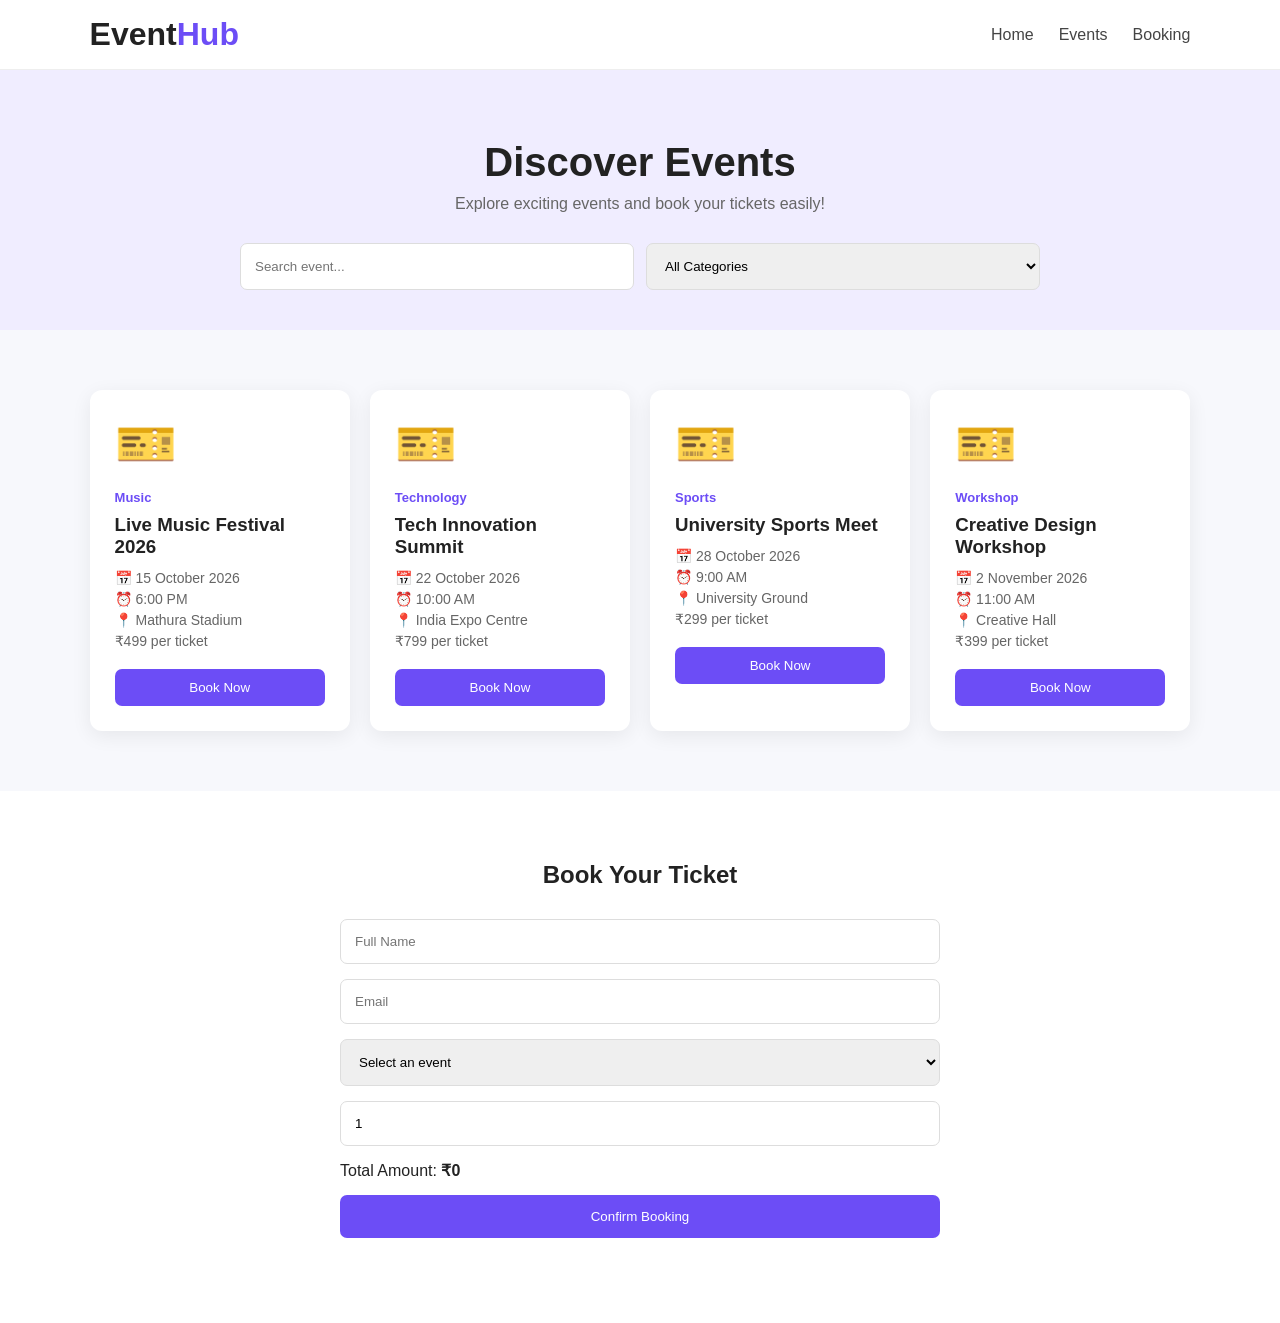
<file: events/events.html>
<!DOCTYPE html>
<html lang="en">
<head>
    <meta charset="UTF-8">
    <meta name="viewport" content="width=device-width, initial-scale=1.0">
    <title>EventHub - Events</title>
    <link rel="stylesheet" href="events.css">
</head>
<body>

    <header>
        <h1>Event<span>Hub</span></h1>

        <nav>
            <a href="#">Home</a>
            <a href="#events">Events</a>
            <a href="#booking">Booking</a>
        </nav>
    </header>

    <section class="top-section">
        <h2>Discover Events</h2>
        <p>Explore exciting events and book your tickets easily!</p>

        <div class="filters">
            <input
                type="text"
                id="search"
                placeholder="Search event..."
            >

            <select id="category">
                <option value="all">All Categories</option>
                <option value="Music">Music</option>
                <option value="Technology">Technology</option>
                <option value="Sports">Sports</option>
                <option value="Workshop">Workshop</option>
            </select>
        </div>
    </section>

    <main id="events">

        <div id="eventList" class="event-list"></div>

        <p id="noResult" class="no-result">
            No events found.
        </p>

    </main>

    <section id="booking" class="booking-section">

        <h2>Book Your Ticket</h2>

        <form id="bookingForm">

            <input
                type="text"
                id="bookingName"
                placeholder="Full Name"
            >

            <input
                type="email"
                id="bookingEmail"
                placeholder="Email"
            >

            <select id="eventSelect">
                <option value="">Select Event</option>
            </select>

            <input
                type="number"
                id="quantity"
                value="1"
                min="1"
                max="10"
            >

            <p>
                Total Amount:
                <strong id="total">₹0</strong>
            </p>

            <button type="submit">
                Confirm Booking
            </button>

            <p id="bookingMessage"></p>

        </form>

    </section>

    <script src="events.js"></script>

</body>
</html>
</file>
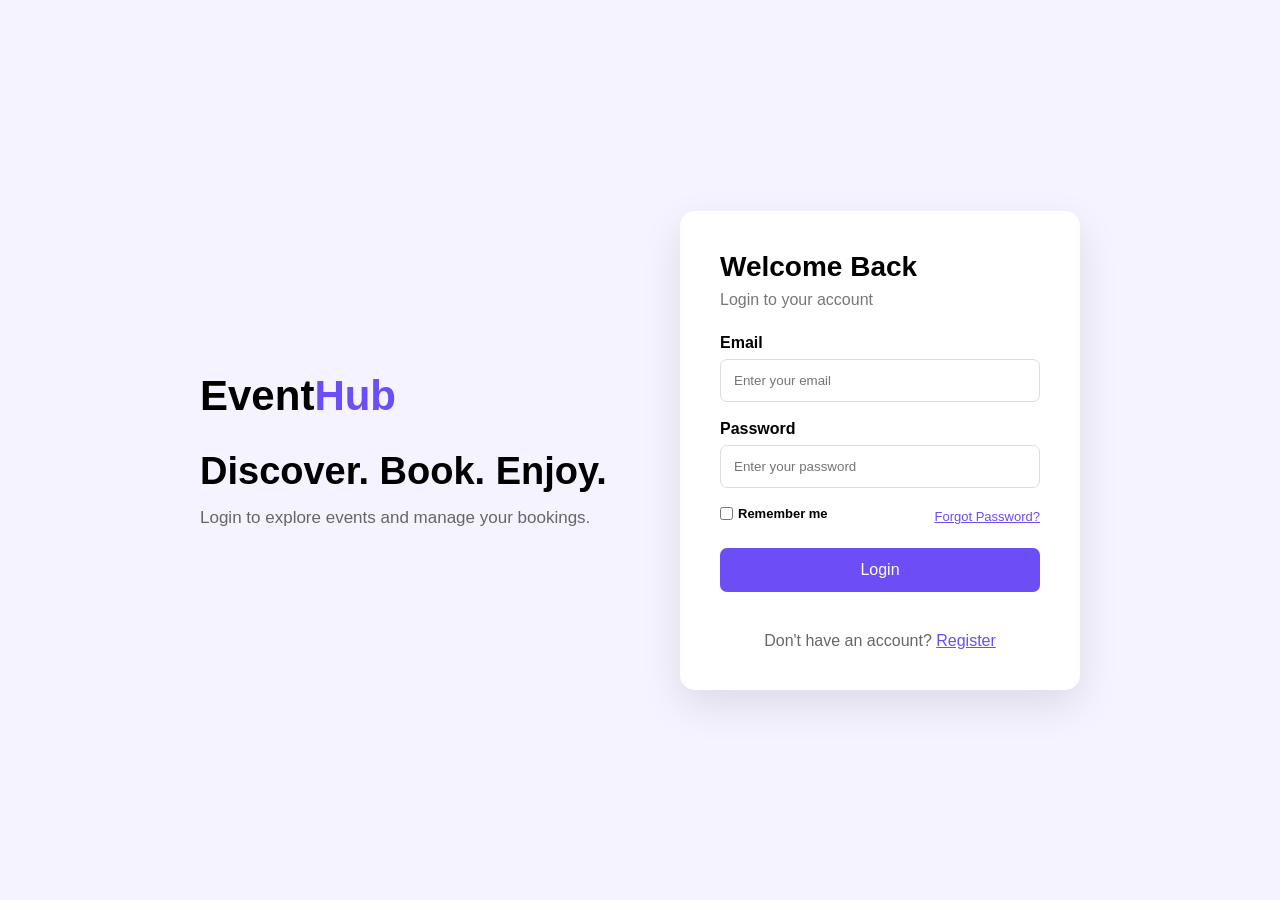
<file: authentication/login/login.html>
<!DOCTYPE html>
<html lang="en">
<head>
    <meta charset="UTF-8">
    <meta name="viewport" content="width=device-width, initial-scale=1.0">
    <title>EventHub - Login</title>
    <link rel="stylesheet" href="login.css">
</head>
<body>

    <div class="auth-container">

        <div class="auth-left">
            <h1>Event<span>Hub</span></h1>
            <h2>Discover. Book. Enjoy.</h2>
            <p>
                Login to explore events and manage your bookings.
            </p>
        </div>

        <div class="login-card">

            <h2>Welcome Back</h2>
            <p class="subtitle">Login to your account</p>

            <form id="loginForm">

                <label>Email</label>
                <input
                    type="email"
                    id="email"
                    placeholder="Enter your email"
                >

                <label>Password</label>
                <input
                    type="password"
                    id="password"
                    placeholder="Enter your password"
                >

                <div class="options">
                    <label>
                        <input type="checkbox" id="remember">
                        Remember me
                    </label>

                    <a href="#">Forgot Password?</a>
                </div>

                <button type="submit">Login</button>

                <p id="loginMessage"></p>

            </form>

            <p class="register-text">
                Don't have an account?
                <a href="#">Register</a>
            </p>

        </div>

    </div>

    <script src="login.js"></script>

</body>
</html>
</file>
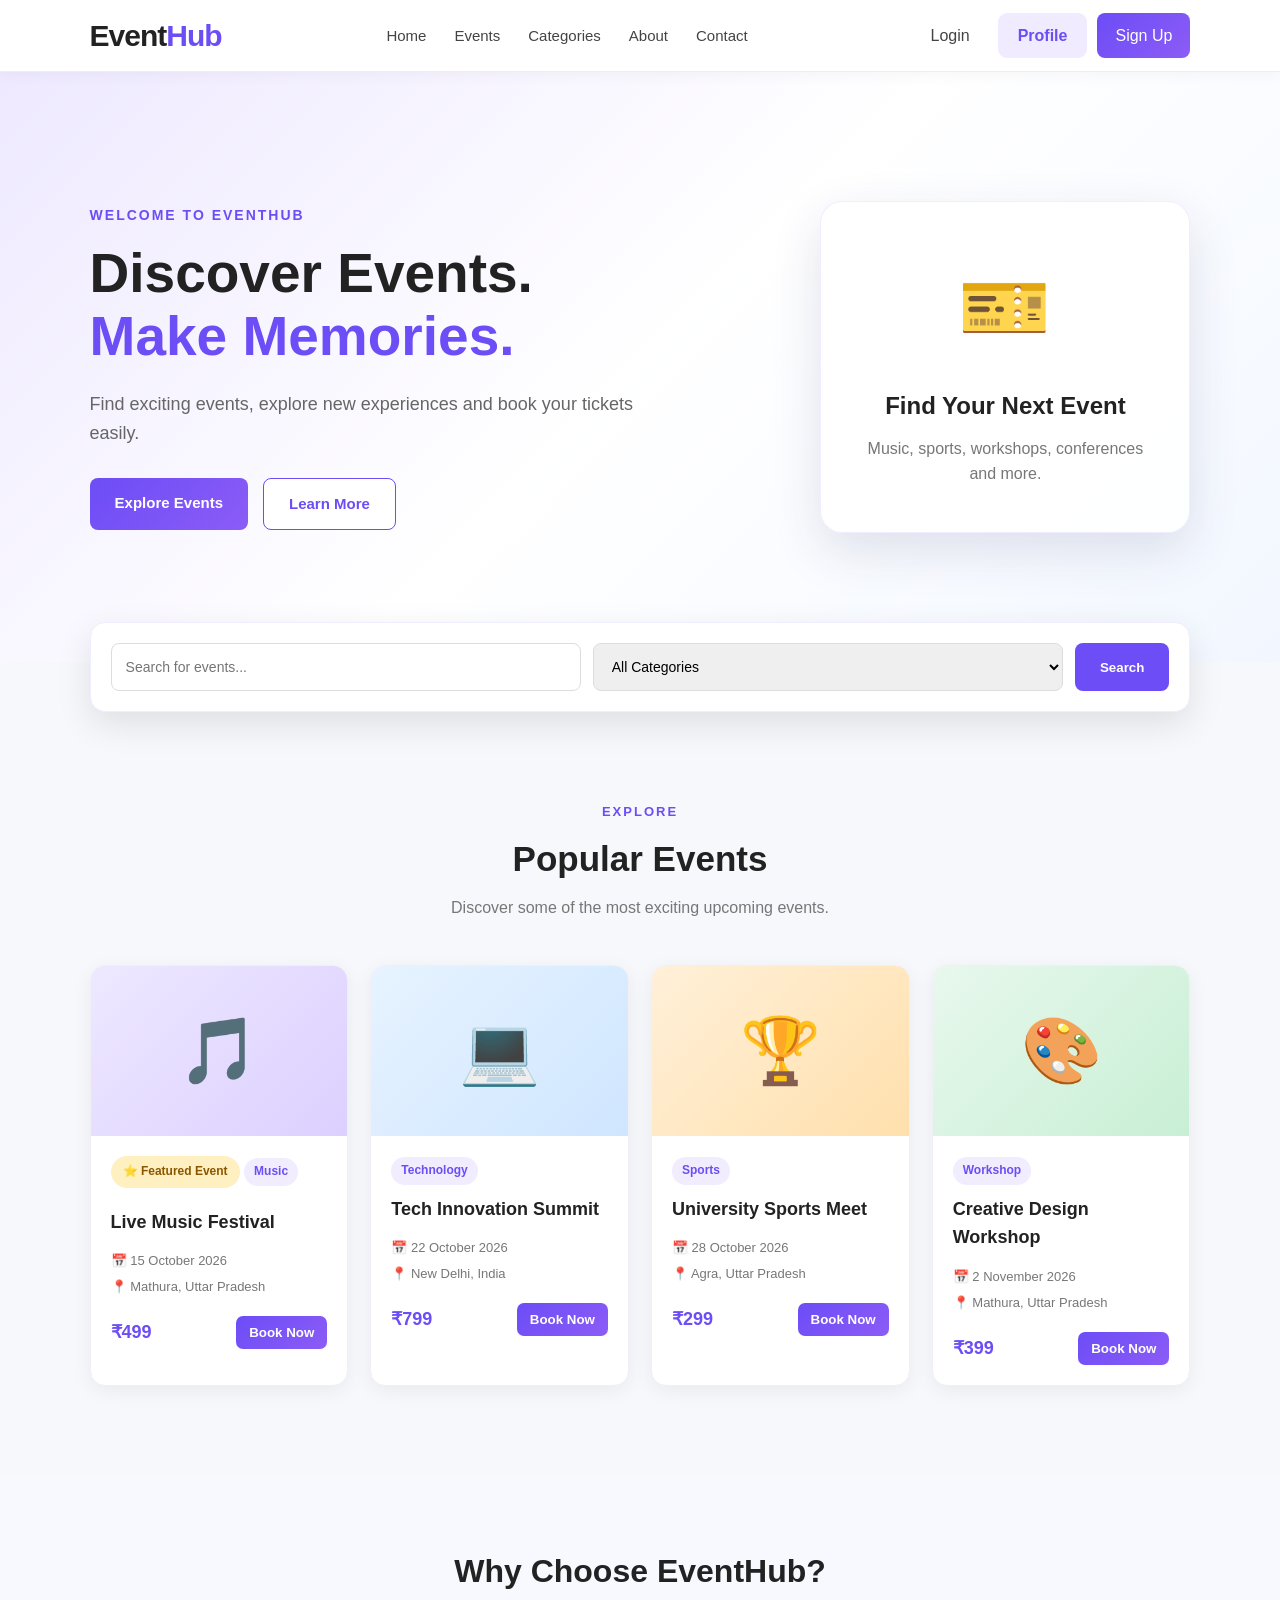
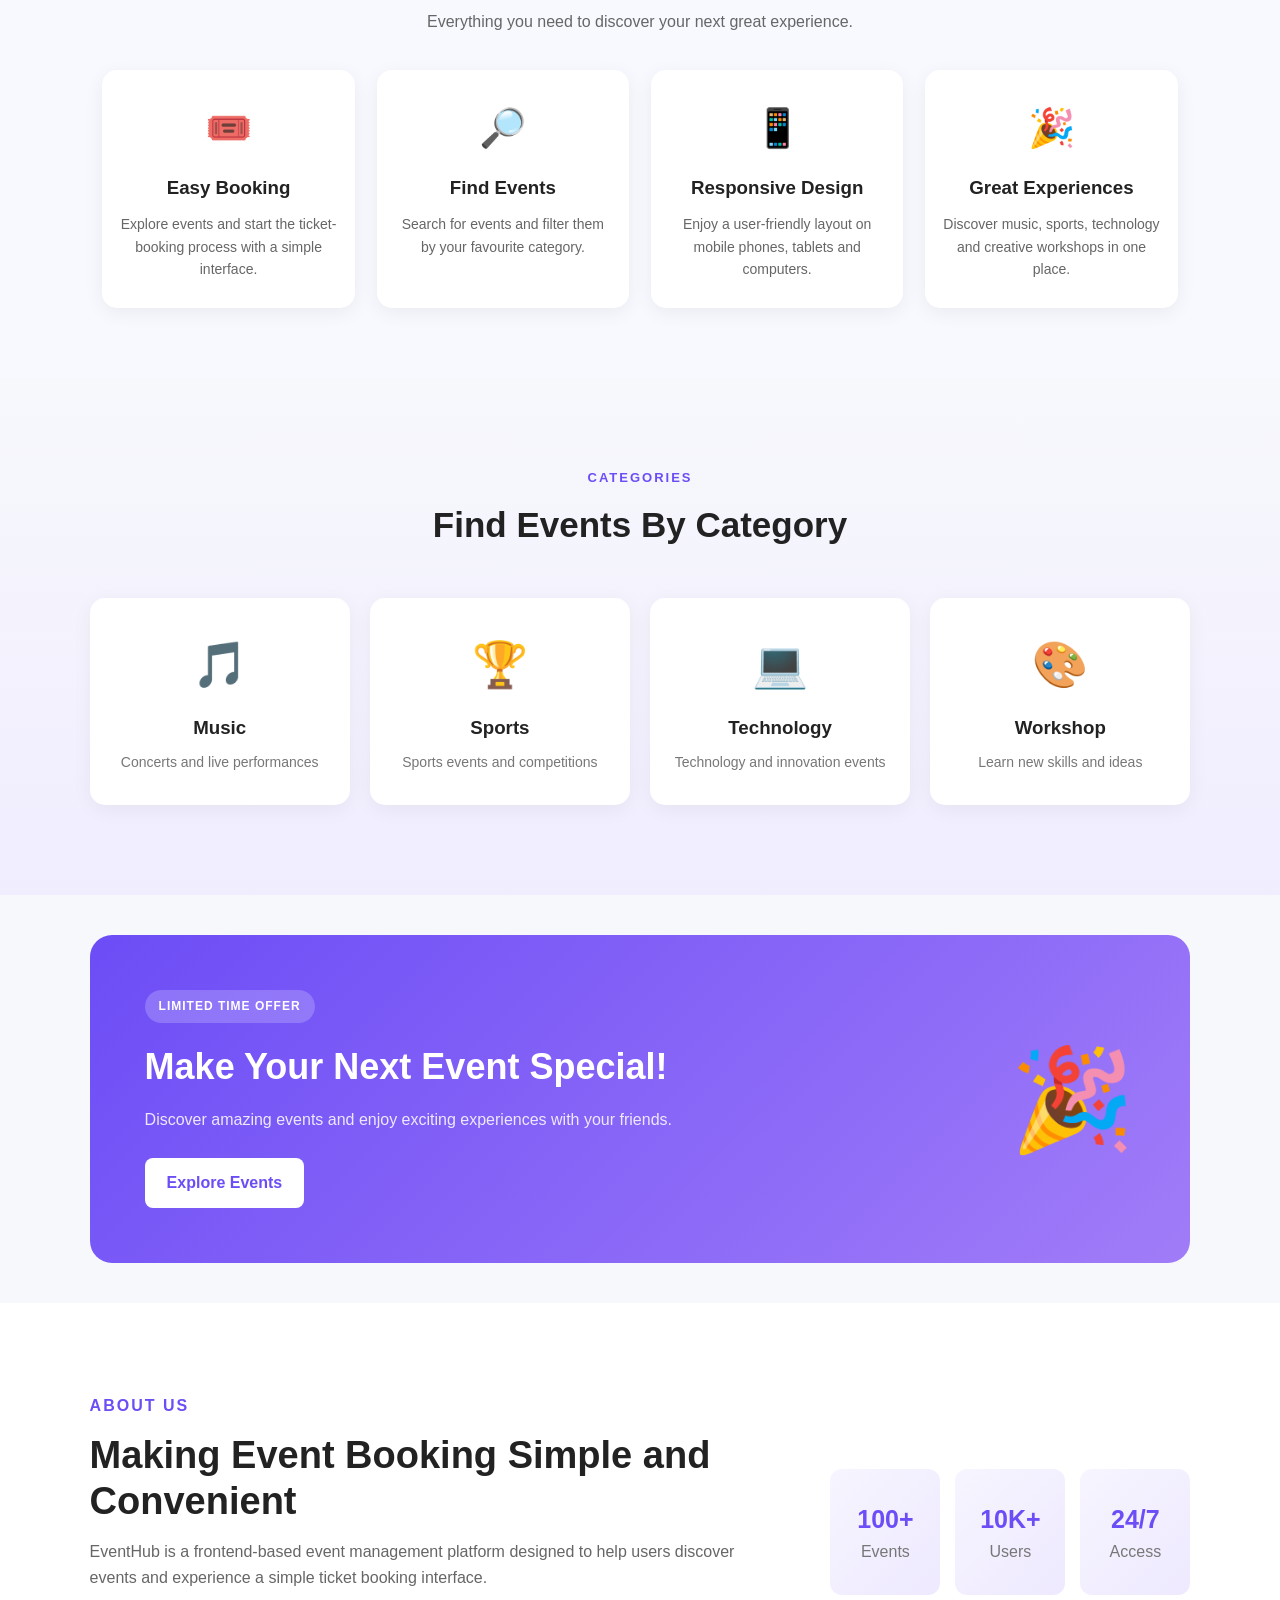
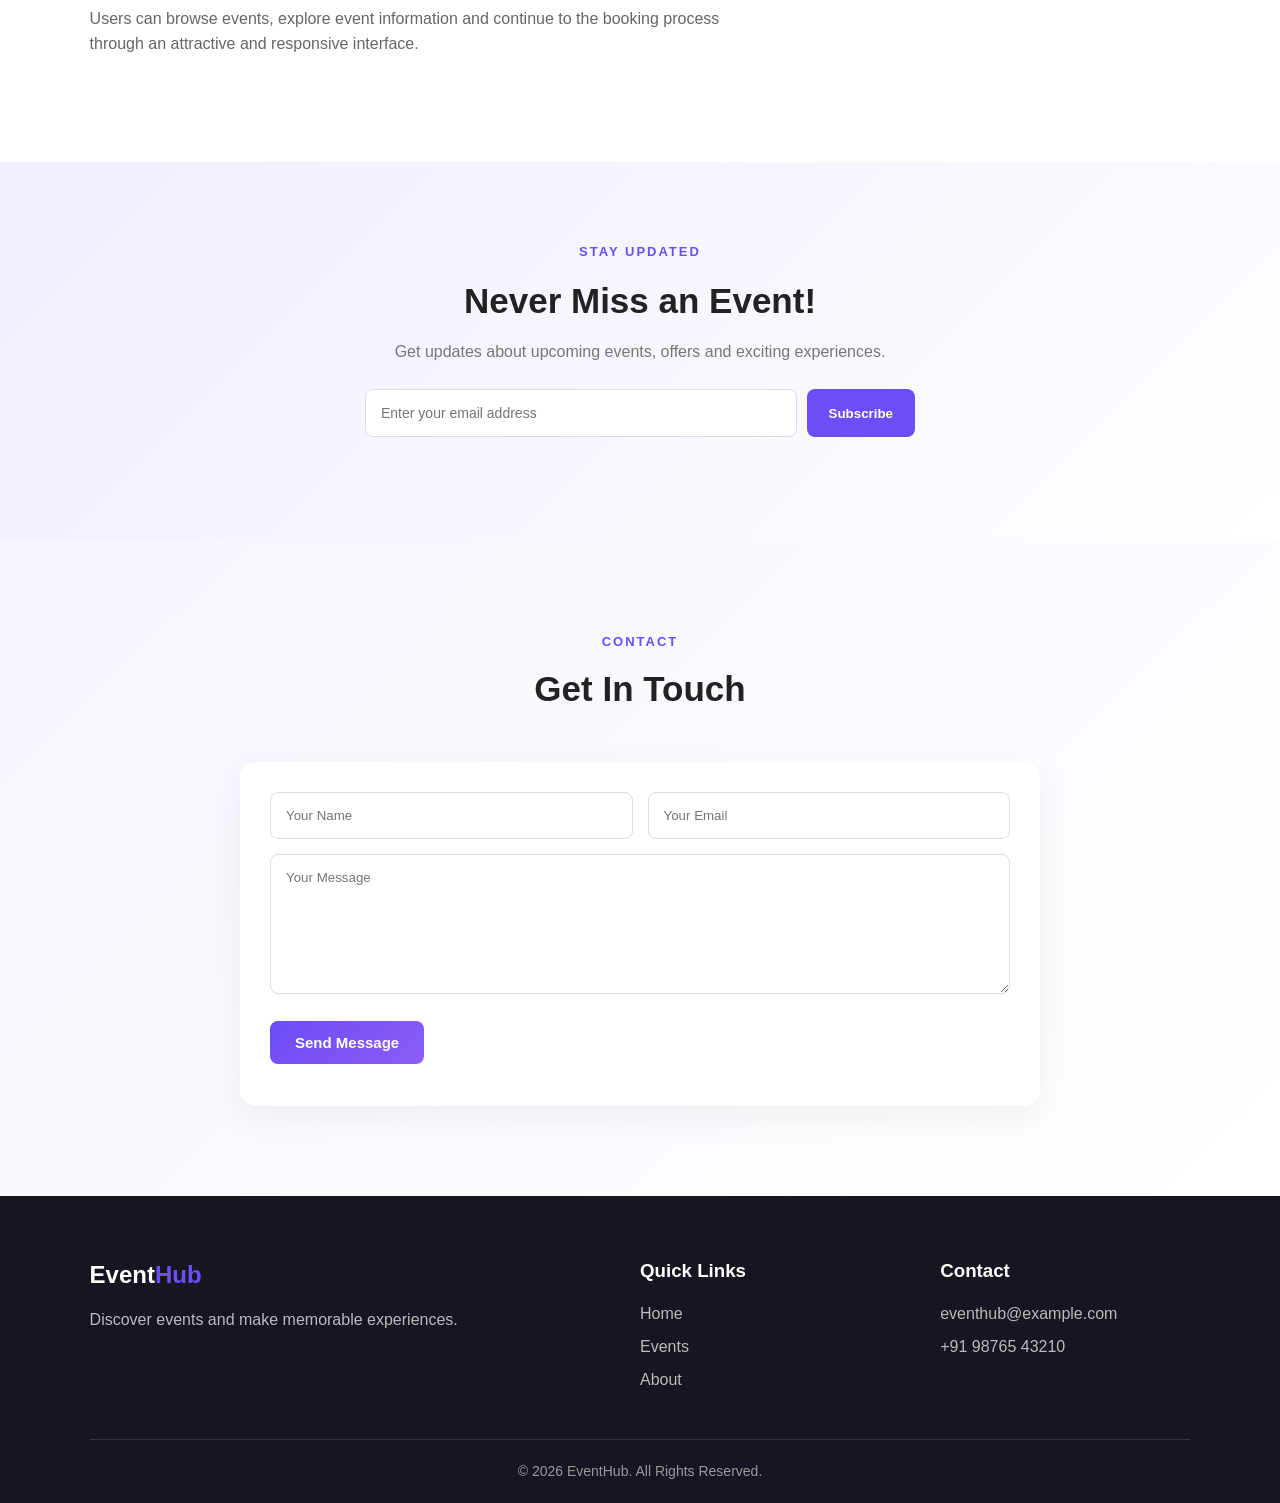
<file: frontend/home/home.html>
<!DOCTYPE html>
<html lang="en">
<head>
    <meta charset="UTF-8">
    <meta name="viewport" content="width=device-width, initial-scale=1.0">
    <title>EventHub - Event Management</title>
    <link rel="stylesheet" href="home.css">
</head>
<body>

    <header class="navbar">
        <a href="#home" class="logo">Event<span>Hub</span></a>

        <nav id="navMenu">
            <a href="#home">Home</a>
            <a href="#events">Events</a>
            <a href="#categories">Categories</a>
            <a href="#about">About</a>
            <a href="#contact">Contact</a>
        </nav>

        <div class="nav-buttons">
            <a href="../../authentication/login/login.html" class="login-btn">Login</a>
            <a href="../../profile/user/profile.html" class="profile-btn">Profile</a>
            <a href="../../authentication/signup/signup.html" class="signup-btn">Sign Up</a>
        </div>

        <button class="menu-btn" id="menuBtn" aria-label="Open menu">☰</button>
    </header>

    <main>

        <section class="hero" id="home">
            <div class="hero-content">
                <p class="hero-small">WELCOME TO EVENTHUB</p>

                <h1>Discover Events.<span>Make Memories.</span></h1>

                <p class="hero-text">
                    Find exciting events, explore new experiences
                    and book your tickets easily.
                </p>

                <div class="hero-buttons">
                    <a href="#events" class="primary-btn">Explore Events</a>
                    <a href="#about" class="secondary-btn">Learn More</a>
                </div>
            </div>

            <div class="hero-card">
                <div class="hero-icon">🎫</div>
                <h2>Find Your Next Event</h2>
                <p>Music, sports, workshops, conferences and more.</p>
            </div>
        </section>

        <section class="search-section">
            <div class="search-box">
                <input
                    type="text"
                    id="searchInput"
                    placeholder="Search for events..."
                >

                <select id="categorySelect">
                    <option value="all">All Categories</option>
                    <option value="music">Music</option>
                    <option value="sports">Sports</option>
                    <option value="technology">Technology</option>
                    <option value="workshop">Workshop</option>
                </select>

                <button id="searchBtn">Search</button>
            </div>
        </section>

        <section class="events-section" id="events">
            <div class="section-heading">
                <p>EXPLORE</p>
                <h2>Popular Events</h2>
                <span>Discover some of the most exciting upcoming events.</span>
            </div>

            <div class="event-grid" id="eventGrid">

                <div class="event-card" data-category="music">
                    <div class="event-image music-image">🎵</div>

                    <div class="event-content">
                        <span class="featured-badge">⭐ Featured Event</span>
                        <span class="event-category">Music</span>

                        <h3>Live Music Festival</h3>

                        <p class="event-date">📅 15 October 2026</p>
                        <p class="event-location">📍 Mathura, Uttar Pradesh</p>

                        <div class="event-bottom">
                            <strong>₹499</strong>
                            <button class="book-btn">Book Now</button>
                        </div>
                    </div>
                </div>

                <div class="event-card" data-category="technology">
                    <div class="event-image tech-image">💻</div>

                    <div class="event-content">
                        <span class="event-category">Technology</span>

                        <h3>Tech Innovation Summit</h3>

                        <p class="event-date">📅 22 October 2026</p>
                        <p class="event-location">📍 New Delhi, India</p>

                        <div class="event-bottom">
                            <strong>₹799</strong>
                            <button class="book-btn">Book Now</button>
                        </div>
                    </div>
                </div>

                <div class="event-card" data-category="sports">
                    <div class="event-image sports-image">🏆</div>

                    <div class="event-content">
                        <span class="event-category">Sports</span>

                        <h3>University Sports Meet</h3>

                        <p class="event-date">📅 28 October 2026</p>
                        <p class="event-location">📍 Agra, Uttar Pradesh</p>

                        <div class="event-bottom">
                            <strong>₹299</strong>
                            <button class="book-btn">Book Now</button>
                        </div>
                    </div>
                </div>

                <div class="event-card" data-category="workshop">
                    <div class="event-image workshop-image">🎨</div>

                    <div class="event-content">
                        <span class="event-category">Workshop</span>

                        <h3>Creative Design Workshop</h3>

                        <p class="event-date">📅 2 November 2026</p>
                        <p class="event-location">📍 Mathura, Uttar Pradesh</p>

                        <div class="event-bottom">
                            <strong>₹399</strong>
                            <button class="book-btn">Book Now</button>
                        </div>
                    </div>
                </div>

            </div>

            <p id="noEvents" class="no-events">No events found.</p>
        </section>

        <section class="benefits-section" id="benefits">
            <h2>Why Choose EventHub?</h2>

            <p class="benefits-intro">
                Everything you need to discover your next great experience.
            </p>

            <div class="benefits-grid">

                <div class="benefit-card">
                    <div class="benefit-icon">🎟️</div>
                    <h3>Easy Booking</h3>
                    <p>Explore events and start the ticket-booking process with a simple interface.</p>
                </div>

                <div class="benefit-card">
                    <div class="benefit-icon">🔎</div>
                    <h3>Find Events</h3>
                    <p>Search for events and filter them by your favourite category.</p>
                </div>

                <div class="benefit-card">
                    <div class="benefit-icon">📱</div>
                    <h3>Responsive Design</h3>
                    <p>Enjoy a user-friendly layout on mobile phones, tablets and computers.</p>
                </div>

                <div class="benefit-card">
                    <div class="benefit-icon">🎉</div>
                    <h3>Great Experiences</h3>
                    <p>Discover music, sports, technology and creative workshops in one place.</p>
                </div>

            </div>
        </section>

        <section class="categories" id="categories">
            <div class="section-heading">
                <p>CATEGORIES</p>
                <h2>Find Events By Category</h2>
            </div>

            <div class="category-grid">

                <div class="category-card">
                    <div>🎵</div>
                    <h3>Music</h3>
                    <p>Concerts and live performances</p>
                </div>

                <div class="category-card">
                    <div>🏆</div>
                    <h3>Sports</h3>
                    <p>Sports events and competitions</p>
                </div>

                <div class="category-card">
                    <div>💻</div>
                    <h3>Technology</h3>
                    <p>Technology and innovation events</p>
                </div>

                <div class="category-card">
                    <div>🎨</div>
                    <h3>Workshop</h3>
                    <p>Learn new skills and ideas</p>
                </div>

            </div>
        </section>

        <section class="offer-section">
            <div class="offer-content">
                <span class="offer-tag">LIMITED TIME OFFER</span>
                <h2>Make Your Next Event Special!</h2>
                <p>Discover amazing events and enjoy exciting experiences with your friends.</p>
                <a href="#events" class="offer-btn">Explore Events</a>
            </div>

            <div class="offer-icon">🎉</div>
        </section>

        <section class="about-section" id="about">
            <div class="about-content">
                <p>ABOUT US</p>

                <h2>Making Event Booking Simple and Convenient</h2>

                <p>
                    EventHub is a frontend-based event management platform
                    designed to help users discover events and experience
                    a simple ticket booking interface.
                </p>

                <p>
                    Users can browse events, explore event information
                    and continue to the booking process through an
                    attractive and responsive interface.
                </p>
            </div>

            <div class="about-box">

                <div class="about-stat">
                    <strong>100+</strong>
                    <span>Events</span>
                </div>

                <div class="about-stat">
                    <strong>10K+</strong>
                    <span>Users</span>
                </div>

                <div class="about-stat">
                    <strong>24/7</strong>
                    <span>Access</span>
                </div>

            </div>
        </section>

        <section class="newsletter-section">
            <div class="newsletter-content">
                <p class="newsletter-label">STAY UPDATED</p>

                <h2>Never Miss an Event!</h2>

                <p>
                    Get updates about upcoming events, offers and exciting experiences.
                </p>

                <form class="newsletter-form" id="newsletterForm">
                    <input
                        type="email"
                        placeholder="Enter your email address"
                        required
                    >

                    <button type="submit">Subscribe</button>
                </form>

                <p id="newsletterMessage"></p>
            </div>
        </section>

        <section class="contact-section" id="contact">
            <div class="section-heading">
                <p>CONTACT</p>
                <h2>Get In Touch</h2>
            </div>

            <form class="contact-form" id="contactForm">

                <div class="form-row">
                    <input
                        type="text"
                        id="name"
                        placeholder="Your Name"
                        required
                    >

                    <input
                        type="email"
                        id="email"
                        placeholder="Your Email"
                        required
                    >
                </div>

                <textarea
                    id="message"
                    placeholder="Your Message"
                    required
                ></textarea>

                <button type="submit" class="primary-btn">
                    Send Message
                </button>

                <p id="formMessage"></p>
            </form>
        </section>

    </main>

    <footer>
        <div class="footer-content">

            <div>
                <h2>Event<span>Hub</span></h2>
                <p>Discover events and make memorable experiences.</p>
            </div>

            <div>
                <h3>Quick Links</h3>
                <a href="#home">Home</a>
                <a href="#events">Events</a>
                <a href="#about">About</a>
            </div>

            <div>
                <h3>Contact</h3>
                <p>eventhub@example.com</p>
                <p>+91 98765 43210</p>
            </div>

        </div>

        <div class="copyright">
            © 2026 EventHub. All Rights Reserved.
        </div>
    </footer>

    <!-- Booking Success Modal -->

    <div class="modal-overlay" id="bookingModal">

        <div class="booking-modal">

            <button class="modal-close" id="closeModal" aria-label="Close">
                &times;
            </button>

            <div class="modal-decoration decoration-one"></div>
            <div class="modal-decoration decoration-two"></div>

            <div class="success-animation">
                <div class="success-circle">
                    <span>✓</span>
                </div>

                <i class="confetti confetti-one"></i>
                <i class="confetti confetti-two"></i>
                <i class="confetti confetti-three"></i>
                <i class="confetti confetti-four"></i>
                <i class="confetti confetti-five"></i>
                <i class="confetti confetti-six"></i>
            </div>

            <div class="modal-ticket">🎟️</div>

            <div class="modal-heading">
                <p class="modal-label">EVENTHUB BOOKING</p>

                <h2>Great Choice!</h2>

                <p class="modal-description">
                    You have selected an amazing event.
                </p>
            </div>

            <div class="selected-event">
                <p>You selected:</p>
                <h3 id="modalEventName">Event Name</h3>
            </div>

            <div class="event-information">

                <div class="information-item">
                    <span>📅</span>
                    <p id="modalEventDate">Event Date</p>
                </div>

                <div class="information-divider"></div>

                <div class="information-item">
                    <span>📍</span>
                    <p id="modalEventLocation">Event Location</p>
                </div>

            </div>

            <div class="booking-notice">
                <span>🎟️</span>
                <p>Booking feature is coming soon!</p>
            </div>

            <button class="modal-ok-btn" id="okModal">
                OK <span>›</span>
            </button>

            <p class="modal-footer-text">
                Thank you for choosing EventHub!
            </p>

        </div>

    </div>

    <script src="home.js"></script>

</body>
</html>
</file>
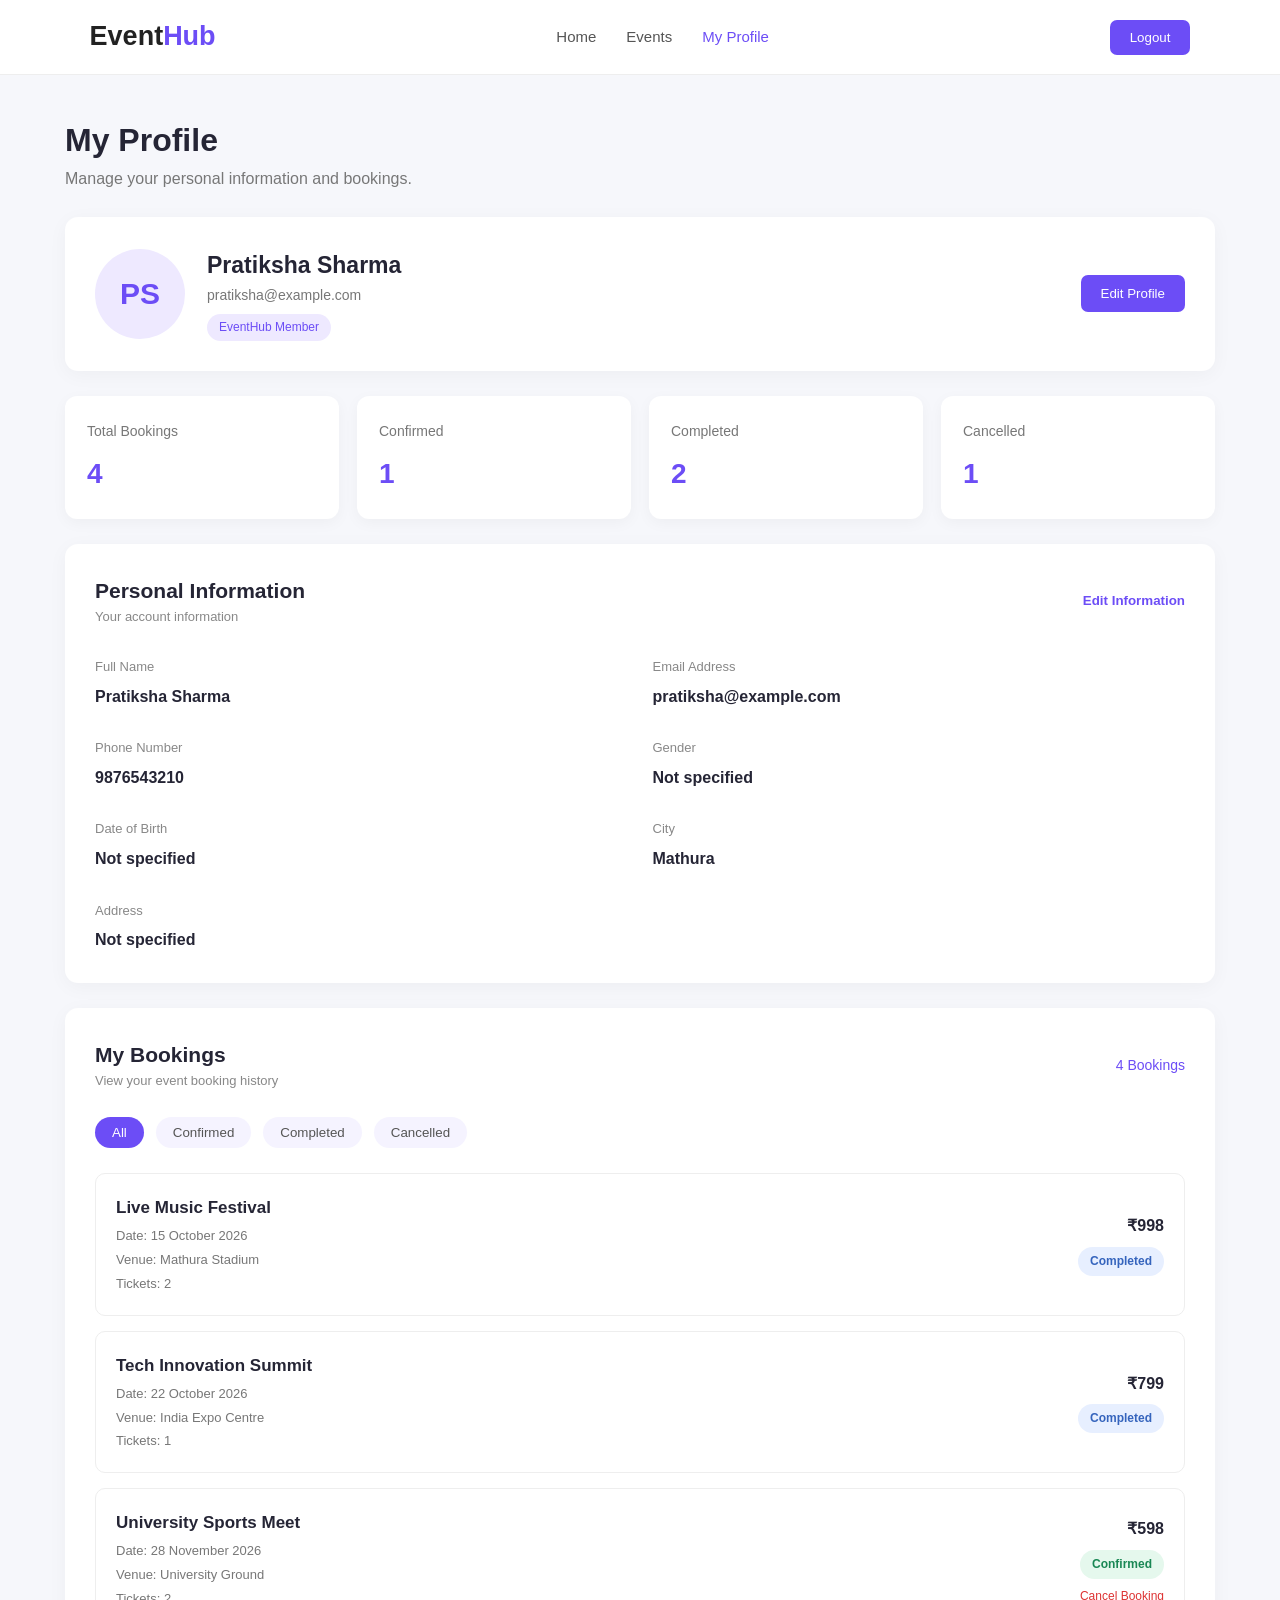
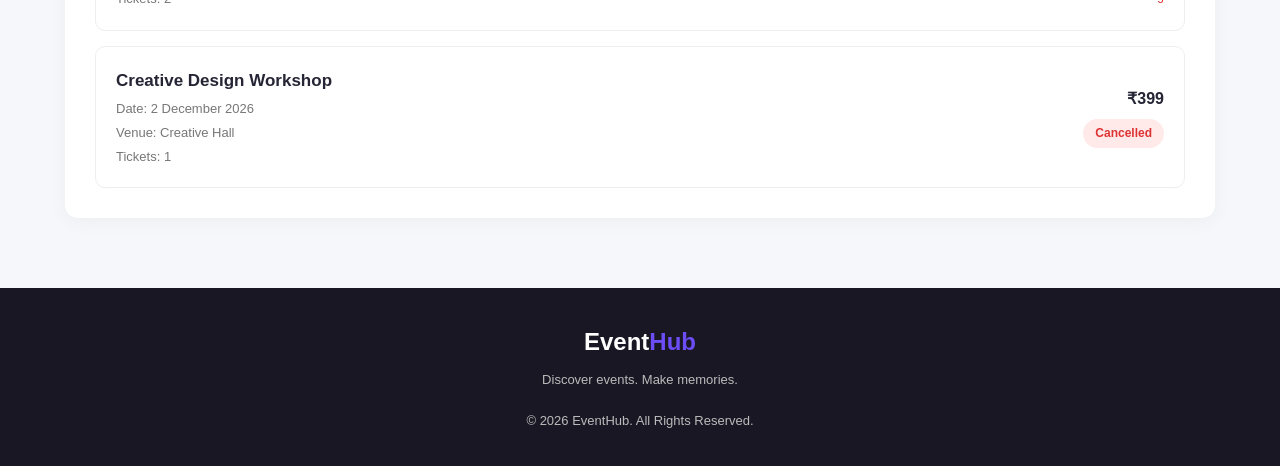
<file: profile/user/profile.html>
<!DOCTYPE html>
<html lang="en">

<head>
    <meta charset="UTF-8">
    <meta name="viewport" content="width=device-width, initial-scale=1.0">

    <title>EventHub | My Profile</title>

    <link rel="stylesheet" href="profile.css">
</head>

<body>

    <header class="navbar">

        <a href="../../frontend/home/home.html" class="logo">
            Event<span>Hub</span>
        </a>

        <nav class="nav-links">
            <a href="../../frontend/home/home.html">Home</a>
            <a href="../../events/events.html">Events</a>
            <a href="profile.html" class="active">My Profile</a>
        </nav>

        <button class="logout-btn" id="logoutBtn">
            Logout
        </button>

    </header>


    <main class="dashboard">

        <div class="page-heading">
            <div>
                <h1>My Profile</h1>
                <p>Manage your personal information and bookings.</p>
            </div>
        </div>


        <section class="profile-overview">

            <div class="avatar" id="profileAvatar">
                PG
            </div>

            <div class="profile-intro">

                <h2 id="displayName">Pratiksha Sharma</h2>

                <p id="displayEmail">
                    pratiksha@example.com
                </p>

                <span class="member-badge">
                    EventHub Member
                </span>

            </div>

            <button class="edit-btn" id="editProfileBtn">
                Edit Profile
            </button>

        </section>


        <section class="stats-grid">

            <div class="stat-card">
                <span>Total Bookings</span>
                <h2 id="totalBookings">0</h2>
            </div>

            <div class="stat-card">
                <span>Confirmed</span>
                <h2 id="confirmedBookings">0</h2>
            </div>

            <div class="stat-card">
                <span>Completed</span>
                <h2 id="completedBookings">0</h2>
            </div>

            <div class="stat-card">
                <span>Cancelled</span>
                <h2 id="cancelledBookings">0</h2>
            </div>

        </section>


        <!-- Personal Information -->
        <section class="content-card">

            <div class="section-header">

                <div>
                    <h2>Personal Information</h2>
                    <p>Your account information</p>
                </div>

                <button class="text-btn" id="editInfoBtn">
                    Edit Information
                </button>

            </div>

            <div class="information-grid">

                <div class="info-item">
                    <label>Full Name</label>
                    <p id="infoName">Pratiksha Sharma</p>
                </div>

                <div class="info-item">
                    <label>Email Address</label>
                    <p id="infoEmail">pratiksha@example.com</p>
                </div>

                <div class="info-item">
                    <label>Phone Number</label>
                    <p id="infoPhone">+91 9876543210</p>
                </div>

                <div class="info-item">
                    <label>Gender</label>
                    <p id="infoGender">Not specified</p>
                </div>

                <div class="info-item">
                    <label>Date of Birth</label>
                    <p id="infoDob">Not specified</p>
                </div>

                <div class="info-item">
                    <label>City</label>
                    <p id="infoCity">Mathura</p>
                </div>

                <div class="info-item full-width">
                    <label>Address</label>
                    <p id="infoAddress">Not specified</p>
                </div>

            </div>

        </section>


        <section class="content-card">

            <div class="section-header">

                <div>
                    <h2>My Bookings</h2>
                    <p>View your event booking history</p>
                </div>

                <span class="booking-count" id="bookingCount">
                    0 Bookings
                </span>

            </div>


            <div class="booking-filters">

                <button class="filter-btn active"
                    data-filter="All">
                    All
                </button>

                <button class="filter-btn"
                    data-filter="Confirmed">
                    Confirmed
                </button>

                <button class="filter-btn"
                    data-filter="Completed">
                    Completed
                </button>

                <button class="filter-btn"
                    data-filter="Cancelled">
                    Cancelled
                </button>

            </div>


            <!-- Booking Cards -->
            <div id="bookingList" class="booking-list"></div>

            <div id="emptyBookings" class="empty-state">

                <div class="empty-icon">🎫</div>

                <h3>No Bookings Found</h3>

                <p>
                    Your event bookings will appear here.
                </p>

                <a href="../../frontend/home/home.html">
                    Explore Events
                </a>

            </div>

        </section>


        <div class="modal" id="profileModal">

            <div class="modal-content">

                <div class="modal-header">

                    <h2>Edit Profile</h2>

                    <button id="closeModal" class="close-btn">
                        &times;
                    </button>

                </div>


                <form id="profileForm">

                    <div class="form-group">

                        <label for="editName">Full Name</label>

                        <input
                            type="text"
                            id="editName"
                            required
                            minlength="2"
                        >

                    </div>


                    <div class="form-group">

                        <label for="editEmail">Email Address</label>

                        <input
                            type="email"
                            id="editEmail"
                            required
                        >

                    </div>


                    <div class="form-group">

                        <label for="editPhone">Phone Number</label>

                        <input
                            type="tel"
                            id="editPhone"
                            maxlength="10"
                            placeholder="10 digit number"
                            required
                        >

                    </div>


                    <div class="form-row">

                        <div class="form-group">

                            <label for="editGender">Gender</label>

                            <select id="editGender">
                                <option value="">Select Gender</option>
                                <option value="Female">Female</option>
                                <option value="Male">Male</option>
                                <option value="Other">Other</option>
                                <option value="Prefer not to say">
                                    Prefer not to say
                                </option>
                            </select>

                        </div>


                        <div class="form-group">

                            <label for="editDob">Date of Birth</label>

                            <input type="date" id="editDob">

                        </div>

                    </div>


                    <div class="form-group">

                        <label for="editCity">City</label>

                        <input type="text" id="editCity">

                    </div>


                    <div class="form-group">

                        <label for="editAddress">Address</label>

                        <textarea
                            id="editAddress"
                            rows="3"
                        ></textarea>

                    </div>


                    <p id="formError" class="form-error"></p>

                    <div class="modal-actions">

                        <button
                            type="button"
                            id="cancelEdit"
                            class="cancel-btn">
                            Cancel
                        </button>

                        <button
                            type="submit"
                            class="save-btn">
                            Save Changes
                        </button>

                    </div>

                </form>

            </div>

        </div>


   
        <div id="notification" class="notification"></div>

    </main>


   
    <footer class="footer">

        <h2>Event<span>Hub</span></h2>

        <p>
            Discover events. Make memories.
        </p>

        <p class="copyright">
            © 2026 EventHub. All Rights Reserved.
        </p>

    </footer>


    <script src="profile.js"></script>

</body>
</html>
</file>
<file: events/events.css>
* {
    margin: 0;
    padding: 0;
    box-sizing: border-box;
}

body {
    font-family: Arial, sans-serif;
    background: #f7f8fc;
    color: #222;
}

header {
    min-height: 70px;
    background: white;
    padding: 0 7%;
    display: flex;
    align-items: center;
    justify-content: space-between;
    border-bottom: 1px solid #eee;
}

header h1 span {
    color: #6c4df6;
}

nav {
    display: flex;
    gap: 25px;
}

nav a {
    text-decoration: none;
    color: #444;
    transition: color 0.3s ease;
}

nav a:hover {
    color: #6c4df6;
}

.top-section {
    text-align: center;
    padding: 70px 7% 40px;
    background: #f0edff;
}

.top-section h2 {
    font-size: 40px;
}

.top-section p {
    color: #666;
    margin-top: 10px;
}

.filters {
    max-width: 800px;
    margin: 30px auto 0;
    display: flex;
    gap: 12px;
}

.filters input,
.filters select {
    flex: 1;
    padding: 14px;
    border: 1px solid #ddd;
    border-radius: 7px;
}

main {
    padding: 60px 7%;
}

.event-list {
    display: grid;
    grid-template-columns: repeat(4, 1fr);
    gap: 20px;
}

.event-card {
    background: white;
    padding: 25px;
    border-radius: 12px;
    box-shadow: 0 5px 20px rgba(0, 0, 0, 0.07);
}

.event-card .icon {
    font-size: 50px;
    margin-bottom: 15px;
}

.event-card span {
    color: #6c4df6;
    font-size: 13px;
    font-weight: 600;
}

.event-card h3 {
    margin: 8px 0 12px;
}

.event-card p {
    color: #666;
    font-size: 14px;
    margin-bottom: 5px;
}

.event-card button {
    width: 100%;
    margin-top: 15px;
    border: none;
    padding: 11px;
    border-radius: 7px;
    background: #6c4df6;
    color: white;
    cursor: pointer;
}

.no-result {
    display: none;
    text-align: center;
    color: #777;
}

.booking-section {
    background: white;
    padding: 70px 7%;
}

.booking-section h2 {
    text-align: center;
    margin-bottom: 30px;
}

#bookingForm {
    max-width: 600px;
    margin: auto;
    display: flex;
    flex-direction: column;
    gap: 15px;
}

#bookingForm input,
#bookingForm select {
    padding: 14px;
    border: 1px solid #ddd;
    border-radius: 7px;
}

#bookingForm button {
    padding: 14px;
    border: none;
    background: #6c4df6;
    color: white;
    border-radius: 7px;
    cursor: pointer;
}

#bookingMessage {
    text-align: center;
    color: #6c4df6;
}

@media (max-width: 1000px) {

    .event-list {
        grid-template-columns: repeat(2, 1fr);
    }
}

@media (max-width: 650px) {

    header {
        flex-direction: column;
        padding: 20px;
        gap: 15px;
    }

    nav {
        flex-wrap: wrap;
        justify-content: center;
    }

    .filters {
        flex-direction: column;
    }

    .event-list {
        grid-template-columns: 1fr;
    }
}
</file>
<file: authentication/login/login.css>
* {
    margin: 0;
    padding: 0;
    box-sizing: border-box;
}

body {
    font-family: Arial, sans-serif;
    background: #f5f3ff;
}

.auth-container {
    min-height: 100vh;
    display: flex;
    align-items: center;
    justify-content: center;
    padding: 30px;
    gap: 60px;
}

.auth-left {
    width: 420px;
}

.auth-left h1 {
    font-size: 42px;
    margin-bottom: 30px;
}

.auth-left h1 span {
    color: #6c4df6;
}

.auth-left h2 {
    font-size: 38px;
    margin-bottom: 15px;
}

.auth-left p {
    color: #666;
    font-size: 17px;
}

.login-card {
    width: 400px;
    background: white;
    padding: 40px;
    border-radius: 15px;
    box-shadow: 0 15px 40px rgba(0, 0, 0, 0.1);
}

.login-card h2 {
    font-size: 28px;
}

.subtitle {
    color: #777;
    margin: 8px 0 25px;
}

.login-card form {
    display: flex;
    flex-direction: column;
}

.login-card label {
    margin-bottom: 7px;
    font-weight: 600;
}

.login-card input[type="email"],
.login-card input[type="password"] {
    padding: 13px;
    border: 1px solid #ddd;
    border-radius: 7px;
    margin-bottom: 18px;
}

.options {
    display: flex;
    justify-content: space-between;
    align-items: center;
    font-size: 13px;
    margin-bottom: 20px;
}

.options label {
    display: flex;
    gap: 5px;
    align-items: center;
}

.options input {
    width: auto;
    margin: 0;
}

.options a,
.register-text a {
    color: #6c4df6;
}

.login-card button {
    border: none;
    padding: 13px;
    background: #6c4df6;
    color: white;
    border-radius: 7px;
    cursor: pointer;
    font-size: 16px;
}

#loginMessage {
    margin-top: 15px;
    text-align: center;
    color: #6c4df6;
}

.register-text {
    text-align: center;
    margin-top: 25px;
    color: #666;
}

@media (max-width: 700px) {

    .auth-container {
        flex-direction: column;
        gap: 30px;
    }

    .auth-left {
        width: 100%;
        text-align: center;
    }

    .auth-left h2 {
        font-size: 30px;
    }

    .login-card {
        width: 100%;
        max-width: 400px;
    }
}
</file>
<file: frontend/home/home.css>
/* ==============================
   GLOBAL STYLING
================================= */

* {
    margin: 0;
    padding: 0;
    box-sizing: border-box;
}

html {
    scroll-behavior: smooth;
}

body {
    font-family: Arial, sans-serif;
    color: #222;
    background: #f7f8fc;
    line-height: 1.6;
}

body.modal-open {
    overflow: hidden;
}

a {
    text-decoration: none;
}

button,
input,
select,
textarea {
    font-family: inherit;
}

/* ==============================
   NAVBAR
================================= */

.navbar {
    width: 100%;
    min-height: 72px;
    padding: 0 7%;
    display: flex;
    align-items: center;
    justify-content: space-between;
    background: rgba(255, 255, 255, 0.97);
    border-bottom: 1px solid #eeeeee;
    position: sticky;
    top: 0;
    z-index: 1000;
    box-shadow: 0 3px 15px rgba(0, 0, 0, 0.04);
}

.logo {
    font-size: 30px;
    font-weight: 700;
    color: #222;
    letter-spacing: -1px;
}

.logo span,
footer span {
    color: #6c4df6;
}

.navbar nav {
    display: flex;
    gap: 28px;
}

.navbar nav a {
    color: #444;
    font-size: 15px;
    font-weight: 500;
    transition: color 0.3s ease;
}

.navbar nav a:hover {
    color: #6c4df6;
}

.nav-buttons {
    display: flex;
    gap: 10px;
    align-items: center;
}

.login-btn {
    color: #444;
    padding: 10px 18px;
    transition: color 0.3s ease;
}

.login-btn:hover {
    color: #6c4df6;
}

.profile-btn {
    color: #6c4df6;
    background: #f0ebff;
    padding: 10px 20px;
    border-radius: 9px;
    font-weight: 600;
    transition: 0.3s ease;
}

.profile-btn:hover {
    background: #e5dcff;
    transform: translateY(-2px);
}

.signup-btn {
    background: linear-gradient(135deg, #6c4df6, #8c5cf6);
    color: white;
    padding: 10px 18px;
    border-radius: 8px;
    transition: all 0.3s ease;
}

.signup-btn:hover {
    transform: translateY(-2px);
    box-shadow: 0 7px 18px rgba(108, 77, 246, 0.3);
}

.menu-btn {
    display: none;
    border: none;
    background: transparent;
    font-size: 27px;
    cursor: pointer;
}

/* ==============================
   HERO SECTION
================================= */

.hero {
    min-height: 590px;
    padding: 80px 7%;
    display: flex;
    align-items: center;
    justify-content: space-between;
    gap: 50px;
    background: linear-gradient(135deg, #eee9ff, #ffffff, #f2f7ff);
}

.hero-content {
    max-width: 650px;
    animation: fadeIn 0.8s ease;
}

.hero-small {
    color: #6c4df6;
    font-size: 14px;
    font-weight: 700;
    letter-spacing: 2px;
    margin-bottom: 15px;
}

.hero h1 {
    font-size: 55px;
    line-height: 1.15;
    margin-bottom: 22px;
}

.hero h1 span {
    color: #6c4df6;
    display: block;
}

.hero-text {
    color: #666;
    max-width: 560px;
    font-size: 18px;
    margin-bottom: 30px;
}

.hero-buttons {
    display: flex;
    gap: 15px;
}

.primary-btn,
.secondary-btn {
    display: inline-block;
    padding: 13px 25px;
    border-radius: 8px;
    border: none;
    cursor: pointer;
    font-size: 15px;
    font-weight: 600;
    transition: all 0.3s ease;
}

.primary-btn {
    background: linear-gradient(135deg, #6c4df6, #8c5cf6);
    color: white;
}

.primary-btn:hover {
    transform: translateY(-3px);
    box-shadow: 0 9px 22px rgba(108, 77, 246, 0.3);
}

.secondary-btn {
    background: white;
    color: #6c4df6;
    border: 1px solid #6c4df6;
}

.secondary-btn:hover {
    background: #6c4df6;
    color: white;
    transform: translateY(-3px);
}

.hero-card {
    width: 370px;
    min-height: 320px;
    padding: 45px 35px;
    border-radius: 22px;
    background: rgba(255, 255, 255, 0.9);
    box-shadow: 0 18px 50px rgba(50, 50, 93, 0.13);
    border: 1px solid rgba(108, 77, 246, 0.1);
    text-align: center;
    display: flex;
    flex-direction: column;
    justify-content: center;
    transition: transform 0.4s ease, box-shadow 0.4s ease;
}

.hero-card:hover {
    transform: translateY(-8px);
    box-shadow: 0 25px 55px rgba(108, 77, 246, 0.18);
}

.hero-icon {
    font-size: 75px;
    margin-bottom: 20px;
    animation: float 3s ease-in-out infinite;
}

.hero-card h2 {
    margin-bottom: 10px;
}

.hero-card p {
    color: #777;
}

/* ==============================
   SEARCH SECTION
================================= */

.search-section {
    padding: 0 7%;
    margin-top: -40px;
    position: relative;
    z-index: 10;
}

.search-box {
    background: white;
    padding: 20px;
    border-radius: 15px;
    box-shadow: 0 12px 35px rgba(0, 0, 0, 0.1);
    display: flex;
    gap: 12px;
    border: 1px solid #f0edff;
}

.search-box input,
.search-box select {
    flex: 1;
    min-width: 0;
    padding: 14px;
    border: 1px solid #ddd;
    border-radius: 8px;
    outline: none;
    font-size: 14px;
    transition: all 0.3s ease;
}

.search-box input:focus,
.search-box select:focus {
    border-color: #6c4df6;
    box-shadow: 0 0 0 4px rgba(108, 77, 246, 0.1);
}

.search-box button {
    padding: 14px 25px;
    border: none;
    border-radius: 8px;
    background: #6c4df6;
    color: white;
    cursor: pointer;
    font-weight: 600;
    transition: all 0.3s ease;
}

.search-box button:hover {
    background: #5435df;
    transform: translateY(-2px);
    box-shadow: 0 7px 18px rgba(108, 77, 246, 0.25);
}

/* ==============================
   COMMON SECTION HEADING
================================= */

.events-section,
.categories,
.contact-section {
    padding: 90px 7%;
}

.section-heading {
    text-align: center;
    margin-bottom: 45px;
}

.section-heading p {
    color: #6c4df6;
    font-weight: 700;
    letter-spacing: 2px;
    font-size: 13px;
}

.section-heading h2 {
    font-size: 35px;
    margin: 8px 0;
}

.section-heading span {
    color: #777;
}

/* ==============================
   EVENTS SECTION
================================= */

.event-grid {
    display: grid;
    grid-template-columns: repeat(4, minmax(0, 1fr));
    gap: 22px;
}

.event-card {
    background: white;
    border-radius: 15px;
    overflow: hidden;
    box-shadow: 0 5px 20px rgba(0, 0, 0, 0.06);
    border: 1px solid #f0eff8;
    transition: transform 0.3s ease, box-shadow 0.3s ease;
    position: relative;
}

.event-card:hover {
    transform: translateY(-9px);
    box-shadow: 0 16px 35px rgba(65, 45, 130, 0.14);
}

.event-image {
    height: 170px;
    display: flex;
    align-items: center;
    justify-content: center;
    font-size: 65px;
    transition: transform 0.4s ease;
}

.event-card:hover .event-image {
    transform: scale(1.04);
}

.music-image {
    background: linear-gradient(135deg, #eee8ff, #dcd0ff);
}

.tech-image {
    background: linear-gradient(135deg, #e7f3ff, #cfe6ff);
}

.sports-image {
    background: linear-gradient(135deg, #fff0d9, #ffe0ad);
}

.workshop-image {
    background: linear-gradient(135deg, #e8f8ed, #c8efd5);
}

.event-content {
    padding: 20px;
}

.featured-badge {
    display: inline-block;
    background: #fff0c2;
    color: #8a5700;
    padding: 6px 12px;
    border-radius: 20px;
    font-size: 12px;
    font-weight: bold;
    margin-bottom: 10px;
}

.event-category {
    display: inline-block;
    color: #6c4df6;
    background: #f1edff;
    font-size: 12px;
    font-weight: 700;
    padding: 4px 10px;
    border-radius: 20px;
    transition: 0.3s ease;
}

.event-card:hover .event-category {
    background: #6c4df6;
    color: white;
}

.event-content h3 {
    margin: 10px 0 15px;
    font-size: 18px;
}

.event-date,
.event-location {
    color: #777;
    font-size: 13px;
    margin-bottom: 5px;
}

.event-bottom {
    display: flex;
    align-items: center;
    justify-content: space-between;
    gap: 8px;
    margin-top: 18px;
}

.event-bottom strong {
    font-size: 18px;
    color: #6c4df6;
}

.book-btn {
    border: none;
    background: linear-gradient(135deg, #6c4df6, #8c5cf6);
    color: white;
    padding: 9px 13px;
    border-radius: 7px;
    cursor: pointer;
    font-weight: 600;
    transition: all 0.3s ease;
}

.book-btn:hover {
    background: #5435df;
    transform: translateY(-2px);
    box-shadow: 0 6px 15px rgba(108, 77, 246, 0.25);
}

.no-events {
    display: none;
    text-align: center;
    color: #777;
    margin-top: 30px;
    font-size: 16px;
}

/* ==============================
   BENEFITS SECTION
================================= */

.benefits-section {
    padding: 70px 8%;
    text-align: center;
    background: #f8f9ff;
}

.benefits-section h2 {
    font-size: 32px;
    margin-bottom: 12px;
    color: #222;
}

.benefits-intro {
    color: #666;
    margin-bottom: 35px;
}

.benefits-grid {
    display: grid;
    grid-template-columns: repeat(4, minmax(0, 1fr));
    gap: 22px;
}

.benefit-card {
    background: white;
    padding: 28px 18px;
    border-radius: 15px;
    box-shadow: 0 5px 20px rgba(0, 0, 0, 0.06);
    transition: transform 0.3s ease, box-shadow 0.3s ease;
}

.benefit-card:hover {
    transform: translateY(-8px);
    box-shadow: 0 12px 28px rgba(0, 0, 0, 0.12);
}

.benefit-icon {
    font-size: 38px;
    margin-bottom: 15px;
}

.benefit-card h3 {
    margin-bottom: 10px;
    color: #222;
}

.benefit-card p {
    color: #666;
    line-height: 1.6;
    font-size: 14px;
}

/* ==============================
   CATEGORIES SECTION
================================= */

.categories {
    background: linear-gradient(180deg, #f7f8fc, #f0edff);
}

.category-grid {
    display: grid;
    grid-template-columns: repeat(4, minmax(0, 1fr));
    gap: 20px;
}

.category-card {
    background: white;
    padding: 30px 20px;
    border-radius: 15px;
    text-align: center;
    box-shadow: 0 5px 20px rgba(0, 0, 0, 0.05);
    border: 1px solid transparent;
    transition: all 0.3s ease;
}

.category-card:hover {
    transform: translateY(-8px);
    border-color: #d8ceff;
    box-shadow: 0 14px 30px rgba(108, 77, 246, 0.12);
}

.category-card div {
    font-size: 45px;
    margin-bottom: 12px;
    transition: transform 0.3s ease;
}

.category-card:hover div {
    transform: scale(1.15);
}

.category-card h3 {
    margin-bottom: 8px;
}

.category-card p {
    color: #777;
    font-size: 14px;
}

/* ==============================
   OFFER SECTION
================================= */

.offer-section {
    margin: 40px 7%;
    padding: 55px;
    border-radius: 22px;
    background: linear-gradient(135deg, #6c4df6, #a17cf8);
    color: white;
    display: flex;
    justify-content: space-between;
    align-items: center;
    gap: 30px;
    overflow: hidden;
}

.offer-content {
    max-width: 650px;
}

.offer-tag {
    display: inline-block;
    background: rgba(255, 255, 255, 0.2);
    padding: 7px 14px;
    border-radius: 20px;
    font-size: 12px;
    font-weight: bold;
    letter-spacing: 1px;
    margin-bottom: 15px;
}

.offer-content h2 {
    font-size: 36px;
    margin-bottom: 12px;
}

.offer-content p {
    color: #eee8ff;
    margin-bottom: 25px;
}

.offer-btn {
    display: inline-block;
    background: white;
    color: #6c4df6;
    padding: 12px 22px;
    border-radius: 8px;
    font-weight: bold;
    transition: 0.3s;
}

.offer-btn:hover {
    background: #f0ebff;
    transform: translateY(-4px);
}

.offer-icon {
    font-size: 100px;
    animation: float 3s ease-in-out infinite;
}

/* ==============================
   ABOUT SECTION
================================= */

.about-section {
    padding: 90px 7%;
    display: flex;
    justify-content: space-between;
    align-items: center;
    gap: 60px;
    background: white;
}

.about-content {
    max-width: 650px;
}

.about-content > p:first-child {
    color: #6c4df6;
    font-weight: 700;
    letter-spacing: 2px;
}

.about-content h2 {
    font-size: 38px;
    line-height: 1.2;
    margin: 15px 0;
}

.about-content p {
    color: #666;
    margin-bottom: 15px;
}

.about-box {
    min-width: 360px;
    display: grid;
    grid-template-columns: repeat(3, minmax(0, 1fr));
    gap: 15px;
}

.about-stat {
    padding: 30px 15px;
    background: linear-gradient(135deg, #f7f5ff, #eee9ff);
    text-align: center;
    border-radius: 12px;
    transition: transform 0.3s ease;
}

.about-stat:hover {
    transform: translateY(-5px);
}

.about-stat strong {
    display: block;
    font-size: 25px;
    color: #6c4df6;
}

.about-stat span {
    color: #777;
}

/* ==============================
   NEWSLETTER SECTION
================================= */

.newsletter-section {
    padding: 80px 7%;
    text-align: center;
    background: linear-gradient(135deg, #f0edff, #ffffff);
}

.newsletter-content {
    max-width: 650px;
    margin: auto;
}

.newsletter-label {
    color: #6c4df6;
    font-weight: bold;
    letter-spacing: 2px;
    font-size: 13px;
}

.newsletter-content h2 {
    font-size: 35px;
    margin: 10px 0;
}

.newsletter-content > p:not(.newsletter-label) {
    color: #777;
    margin-bottom: 25px;
}

.newsletter-form {
    display: flex;
    gap: 10px;
    max-width: 550px;
    margin: auto;
}

.newsletter-form input {
    flex: 1;
    min-width: 0;
    padding: 15px;
    border: 1px solid #ddd;
    border-radius: 8px;
    outline: none;
    font-size: 14px;
}

.newsletter-form input:focus {
    border-color: #6c4df6;
    box-shadow: 0 0 0 4px rgba(108, 77, 246, 0.1);
}

.newsletter-form button {
    border: none;
    background: #6c4df6;
    color: white;
    padding: 14px 22px;
    border-radius: 8px;
    font-weight: bold;
    cursor: pointer;
    transition: 0.3s;
}

.newsletter-form button:hover {
    background: #5435df;
    transform: translateY(-2px);
}

#newsletterMessage {
    margin-top: 12px;
    color: #238b57;
}

/* ==============================
   CONTACT SECTION
================================= */

.contact-section {
    background: linear-gradient(135deg, #f7f5ff, #ffffff);
}

.contact-form {
    max-width: 800px;
    margin: auto;
    background: white;
    padding: 30px;
    border-radius: 16px;
    box-shadow: 0 10px 35px rgba(0, 0, 0, 0.06);
}

.form-row {
    display: flex;
    gap: 15px;
}

.contact-form input,
.contact-form textarea {
    width: 100%;
    padding: 15px;
    border: 1px solid #ddd;
    border-radius: 8px;
    outline: none;
    margin-bottom: 15px;
    font-family: inherit;
    transition: all 0.3s ease;
}

.contact-form input:focus,
.contact-form textarea:focus {
    border-color: #6c4df6;
    box-shadow: 0 0 0 4px rgba(108, 77, 246, 0.1);
}

.contact-form textarea {
    min-height: 140px;
    resize: vertical;
}

.contact-form button {
    margin-top: 5px;
}

#formMessage {
    margin-top: 12px;
    color: #6c4df6;
}

/* ==============================
   FOOTER
================================= */

footer {
    background: #17151f;
    color: white;
    padding: 60px 7% 20px;
}

.footer-content {
    display: grid;
    grid-template-columns: 2fr 1fr 1fr;
    gap: 50px;
    margin-bottom: 40px;
}

.footer-content h2 {
    margin-bottom: 12px;
}

.footer-content h3 {
    margin-bottom: 15px;
}

.footer-content p {
    color: #bbb;
    margin-bottom: 7px;
}

.footer-content a {
    display: block;
    color: #bbb;
    margin-bottom: 7px;
    transition: color 0.3s ease;
}

.footer-content a:hover {
    color: #a99aff;
}

.copyright {
    padding-top: 20px;
    border-top: 1px solid #333;
    text-align: center;
    color: #999;
    font-size: 14px;
}

/* ==============================
   BOOKING MODAL OVERLAY
================================= */

.modal-overlay {
    position: fixed;
    inset: 0;
    width: 100%;
    height: 100%;
    padding: 20px;
    background: rgba(23, 18, 43, 0.62);
    backdrop-filter: blur(8px);
    -webkit-backdrop-filter: blur(8px);
    display: flex;
    align-items: center;
    justify-content: center;
    z-index: 2000;
    opacity: 0;
    visibility: hidden;
    transition: opacity 0.3s ease, visibility 0.3s ease;
}

.modal-overlay.active {
    opacity: 1;
    visibility: visible;
}

/* ==============================
   BOOKING MODAL BOX
================================= */

.booking-modal {
    position: relative;
    width: 100%;
    max-width: 570px;
    max-height: 90vh;
    overflow-y: auto;
    padding: 35px 42px 25px;
    border: 1.5px solid #a17cf8;
    border-radius: 22px;
    background: linear-gradient(145deg, #ffffff, #fcfaff);
    box-shadow:
        0 25px 70px rgba(27, 14, 70, 0.3),
        0 0 30px rgba(108, 77, 246, 0.15);
    text-align: center;
    transform: translateY(30px) scale(0.94);
    transition: transform 0.35s ease;
}

.modal-overlay.active .booking-modal {
    transform: translateY(0) scale(1);
}

/* ==============================
   MODAL CLOSE BUTTON
================================= */

.modal-close {
    position: absolute;
    top: 13px;
    right: 17px;
    width: 36px;
    height: 36px;
    border: none;
    background: transparent;
    color: #29213e;
    font-size: 32px;
    font-weight: 300;
    cursor: pointer;
    z-index: 5;
    transition: color 0.3s ease, transform 0.3s ease;
}

.modal-close:hover {
    color: #6c4df6;
    transform: rotate(90deg);
}

/* ==============================
   MODAL DECORATION
================================= */

.modal-decoration {
    position: absolute;
    border-radius: 50%;
    pointer-events: none;
    z-index: 0;
}

.decoration-one {
    width: 180px;
    height: 180px;
    background: #eee7ff;
    left: -105px;
    top: 100px;
    opacity: 0.55;
}

.decoration-two {
    width: 100px;
    height: 100px;
    background: #f4edff;
    right: -55px;
    bottom: 80px;
    opacity: 0.6;
}

/* ==============================
   SUCCESS ICON
================================= */

.success-animation {
    position: relative;
    width: 100px;
    height: 100px;
    margin: 0 auto 12px;
    display: flex;
    align-items: center;
    justify-content: center;
    z-index: 1;
}

.success-circle {
    width: 76px;
    height: 76px;
    border-radius: 50%;
    background: linear-gradient(135deg, #25dc91, #00ae70);
    border: 8px solid #e0fff1;
    display: flex;
    align-items: center;
    justify-content: center;
    box-shadow: 0 8px 22px rgba(0, 190, 120, 0.2);
    animation: successPop 0.6s ease both;
}

.success-circle span {
    color: white;
    font-size: 43px;
    font-weight: bold;
    line-height: 1;
}

/* ==============================
   CONFETTI
================================= */

.confetti {
    position: absolute;
    display: block;
    width: 7px;
    height: 22px;
    border-radius: 5px;
}

.confetti-one {
    top: 5px;
    left: -5px;
    background: #ff7199;
    transform: rotate(-48deg);
}

.confetti-two {
    top: 2px;
    right: 0;
    background: #b68aff;
    transform: rotate(40deg);
}

.confetti-three {
    bottom: 12px;
    left: -12px;
    background: #ffc94e;
    transform: rotate(-65deg);
}

.confetti-four {
    bottom: 9px;
    right: -12px;
    background: #70b6ff;
    transform: rotate(60deg);
}

.confetti-five {
    top: 30px;
    left: -20px;
    height: 15px;
    background: #a5baff;
    transform: rotate(-70deg);
}

.confetti-six {
    top: 28px;
    right: -20px;
    height: 15px;
    background: #ff9fcb;
    transform: rotate(70deg);
}

/* ==============================
   MODAL HEADING
================================= */

.modal-heading {
    position: relative;
    z-index: 1;
}

.modal-label {
    color: #7650f7;
    font-size: 12px;
    font-weight: 800;
    letter-spacing: 2.5px;
    margin-bottom: 8px;
}

.modal-heading h2 {
    font-size: 31px;
    line-height: 1.3;
    color: #5020cb;
    margin-bottom: 8px;
}

.modal-description {
    color: #777;
    font-size: 15px;
    margin-bottom: 16px;
}

/* ==============================
   TICKET ILLUSTRATION
================================= */

.modal-ticket {
    position: absolute;
    left: 22px;
    top: 180px;
    font-size: 48px;
    transform: rotate(-20deg);
    opacity: 0.9;
    filter: drop-shadow(0 8px 8px rgba(108, 77, 246, 0.2));
    z-index: 1;
}

/* ==============================
   SELECTED EVENT DETAILS
================================= */

.selected-event {
    position: relative;
    z-index: 1;
    margin: 5px auto 16px;
}

.selected-event p {
    color: #888;
    font-size: 13px;
    margin-bottom: 3px;
}

.selected-event h3 {
    color: #29213e;
    font-size: 18px;
    font-weight: 700;
}

/* ==============================
   EVENT INFORMATION
================================= */

.event-information {
    position: relative;
    z-index: 1;
    background: linear-gradient(135deg, #f1eaff, #f7f1ff);
    border-radius: 15px;
    padding: 15px 12px;
    display: flex;
    align-items: center;
    justify-content: center;
    gap: 15px;
    margin: 18px 0;
}

.information-item {
    display: flex;
    align-items: center;
    justify-content: center;
    gap: 8px;
    min-width: 0;
}

.information-item span {
    font-size: 19px;
}

.information-item p {
    color: #393044;
    font-size: 13px;
    font-weight: 500;
}

.information-divider {
    width: 2px;
    height: 28px;
    background: #a78af7;
}

/* ==============================
   BOOKING NOTICE
================================= */

.booking-notice {
    position: relative;
    z-index: 1;
    display: flex;
    align-items: center;
    justify-content: center;
    gap: 10px;
    margin: 18px 0;
}

.booking-notice span {
    font-size: 22px;
    transform: rotate(-15deg);
}

.booking-notice p {
    color: #632cda;
    font-size: 14px;
    font-weight: 600;
}

/* ==============================
   MODAL OK BUTTON
================================= */

.modal-ok-btn {
    position: relative;
    z-index: 1;
    width: 180px;
    padding: 12px 25px;
    border: none;
    border-radius: 30px;
    background: linear-gradient(135deg, #b15cff, #6726ed);
    color: white;
    font-size: 18px;
    font-weight: 700;
    cursor: pointer;
    box-shadow: 0 8px 20px rgba(108, 48, 225, 0.28);
    transition: all 0.3s ease;
}

.modal-ok-btn span {
    font-size: 27px;
    line-height: 10px;
    margin-left: 8px;
    vertical-align: -2px;
}

.modal-ok-btn:hover {
    transform: translateY(-3px);
    background: linear-gradient(135deg, #9c43f5, #4d16d2);
    box-shadow: 0 12px 25px rgba(108, 48, 225, 0.35);
}

.modal-footer-text {
    position: relative;
    z-index: 1;
    color: #999;
    font-size: 11px;
    margin-top: 13px;
}

/* ==============================
   ACCESSIBILITY
================================= */

button:focus-visible,
a:focus-visible,
input:focus-visible,
select:focus-visible,
textarea:focus-visible {
    outline: 3px solid rgba(108, 77, 246, 0.4);
    outline-offset: 3px;
}

/* ==============================
   ANIMATIONS
================================= */

@keyframes fadeIn {
    from {
        opacity: 0;
        transform: translateY(15px);
    }

    to {
        opacity: 1;
        transform: translateY(0);
    }
}

@keyframes float {
    0%, 100% {
        transform: translateY(0);
    }

    50% {
        transform: translateY(-8px);
    }
}

@keyframes successPop {
    0% {
        opacity: 0;
        transform: scale(0.4);
    }

    70% {
        transform: scale(1.15);
    }

    100% {
        opacity: 1;
        transform: scale(1);
    }
}

/* ==============================
   TABLET RESPONSIVE
================================= */

@media (max-width: 1100px) {
    .navbar {
        padding: 0 4%;
    }

    .navbar nav {
        gap: 15px;
    }

    .event-grid,
    .category-grid {
        grid-template-columns: repeat(2, minmax(0, 1fr));
    }

    .hero h1 {
        font-size: 45px;
    }

    .hero-card {
        width: 320px;
    }

    .about-section {
        gap: 30px;
    }

    .about-box {
        min-width: 300px;
    }

    .benefits-grid {
        grid-template-columns: repeat(2, minmax(0, 1fr));
    }

    .modal-ticket {
        left: 12px;
        font-size: 38px;
    }
}

/* ==============================
   MOBILE RESPONSIVE
================================= */

@media (max-width: 750px) {
    .navbar {
        padding: 0 5%;
    }

    .navbar nav {
        display: none;
        position: absolute;
        top: 72px;
        left: 0;
        width: 100%;
        background: white;
        padding: 20px;
        flex-direction: column;
        gap: 15px;
        box-shadow: 0 8px 20px rgba(0, 0, 0, 0.08);
    }

    .navbar nav.active {
        display: flex;
    }

    .nav-buttons {
        display: none;
    }

    .menu-btn {
        display: block;
    }

    .hero {
        flex-direction: column;
        text-align: center;
        padding: 60px 5%;
    }

    .hero h1 {
        font-size: 40px;
    }

    .hero-text {
        margin-left: auto;
        margin-right: auto;
    }

    .hero-buttons {
        justify-content: center;
        flex-wrap: wrap;
    }

    .hero-card {
        width: 100%;
        max-width: 400px;
    }

    .search-section {
        padding: 0 5%;
    }

    .search-box {
        flex-direction: column;
    }

    .events-section,
    .categories,
    .contact-section {
        padding: 70px 5%;
    }

    .event-grid {
        grid-template-columns: repeat(2, minmax(0, 1fr));
        gap: 15px;
    }

    .category-grid {
        grid-template-columns: repeat(2, minmax(0, 1fr));
    }

    .event-content {
        padding: 15px;
    }

    .event-content h3 {
        font-size: 16px;
    }

    .event-bottom {
        flex-wrap: wrap;
    }

    .about-section {
        padding: 70px 5%;
        flex-direction: column;
        align-items: stretch;
    }

    .about-box {
        width: 100%;
        min-width: 0;
    }

    .form-row {
        flex-direction: column;
        gap: 0;
    }

    .contact-form {
        padding: 22px;
    }

    .footer-content {
        grid-template-columns: 1fr;
        gap: 30px;
    }

    .offer-section {
        margin: 30px 5%;
        padding: 35px 25px;
        flex-direction: column;
        text-align: center;
    }

    .offer-content h2 {
        font-size: 28px;
    }

    .offer-icon {
        font-size: 75px;
    }

    .newsletter-section {
        padding: 60px 5%;
    }

    .newsletter-content h2 {
        font-size: 28px;
    }

    /* Modal mobile size */

    .modal-overlay {
        padding: 15px;
    }

    .booking-modal {
        max-width: 460px;
        padding: 30px 25px 22px;
        border-radius: 18px;
    }

    .success-animation {
        width: 85px;
        height: 85px;
    }

    .success-circle {
        width: 67px;
        height: 67px;
    }

    .success-circle span {
        font-size: 36px;
    }

    .modal-heading h2 {
        font-size: 27px;
    }

    .modal-ticket {
        left: 5px;
        top: 160px;
        font-size: 32px;
        opacity: 0.35;
    }

    .event-information {
        gap: 10px;
    }

    .information-item p {
        font-size: 12px;
    }
}

/* ==============================
   SMALL MOBILE
================================= */

@media (max-width: 480px) {
    .logo {
        font-size: 25px;
    }

    .hero h1 {
        font-size: 34px;
    }

    .hero-text {
        font-size: 16px;
    }

    .section-heading h2 {
        font-size: 27px;
    }

    .event-grid,
    .category-grid,
    .benefits-grid {
        grid-template-columns: 1fr;
    }

    .event-image {
        height: 190px;
    }

    .about-content h2 {
        font-size: 30px;
    }

    .about-box {
        grid-template-columns: 1fr;
    }

    .contact-form {
        padding: 18px;
    }

    .primary-btn,
    .secondary-btn {
        padding: 12px 18px;
    }

    .newsletter-form {
        flex-direction: column;
    }

    .newsletter-form input,
    .newsletter-form button {
        width: 100%;
    }

    .offer-content h2 {
        font-size: 24px;
    }

    /* Small screen modal */

    .modal-overlay {
        padding: 12px;
    }

    .booking-modal {
        max-width: 360px;
        max-height: 88vh;
        padding: 28px 18px 20px;
    }

    .modal-close {
        top: 8px;
        right: 10px;
        font-size: 29px;
    }

    .success-animation {
        width: 76px;
        height: 76px;
        margin-bottom: 8px;
    }

    .success-circle {
        width: 60px;
        height: 60px;
        border-width: 6px;
    }

    .success-circle span {
        font-size: 32px;
    }

    .modal-label {
        font-size: 10px;
        letter-spacing: 2px;
    }

    .modal-heading h2 {
        font-size: 25px;
    }

    .modal-description {
        font-size: 13px;
        margin-bottom: 12px;
    }

    .selected-event h3 {
        font-size: 16px;
    }

    .event-information {
        flex-direction: column;
        align-items: flex-start;
        padding: 13px 16px;
        gap: 10px;
    }

    .information-divider {
        width: 100%;
        height: 1px;
    }

    .information-item p {
        font-size: 13px;
    }

    .modal-ticket {
        top: 145px;
        font-size: 26px;
        left: 3px;
        opacity: 0.25;
    }

    .booking-notice {
        gap: 7px;
    }

    .booking-notice p {
        font-size: 12px;
    }

    .modal-ok-btn {
        width: 155px;
        padding: 10px 20px;
        font-size: 16px;
    }
}

/* ==============================
   REDUCED MOTION
================================= */

@media (prefers-reduced-motion: reduce) {
    *,
    *::before,
    *::after {
        scroll-behavior: auto !important;
        animation: none !important;
        transition: none !important;
    }
}
</file>
<file: profile/user/profile.css>
* {
    margin: 0;
    padding: 0;
    box-sizing: border-box;
}

body {
    font-family: Arial, sans-serif;
    background: #f6f7fb;
    color: #252535;
    line-height: 1.6;
}

button,
input,
select,
textarea {
    font-family: inherit;
}

button {
    cursor: pointer;
}


.navbar {
    background: white;
    min-height: 75px;
    padding: 0 7%;
    display: flex;
    align-items: center;
    justify-content: space-between;
    border-bottom: 1px solid #eee;
}

.logo {
    font-size: 27px;
    font-weight: bold;
    color: #222;
    text-decoration: none;
}

.logo span,
.footer span {
    color: #6c4df6;
}

.nav-links {
    display: flex;
    gap: 30px;
}

.nav-links a {
    text-decoration: none;
    color: #555;
    font-size: 15px;
}

.nav-links a:hover,
.nav-links a.active {
    color: #6c4df6;
}

.logout-btn {
    background: #6c4df6;
    color: white;
    padding: 10px 20px;
    border: none;
    border-radius: 7px;
}


.dashboard {
    max-width: 1150px;
    width: 90%;
    margin: 40px auto 70px;
}

.page-heading {
    margin-bottom: 25px;
}

.page-heading h1 {
    font-size: 32px;
}

.page-heading p {
    color: #777;
}



.profile-overview {
    background: white;
    padding: 30px;
    border-radius: 13px;
    display: flex;
    align-items: center;
    gap: 22px;
    box-shadow: 0 4px 20px rgba(0, 0, 0, 0.04);
}

.avatar {
    width: 90px;
    height: 90px;
    background: #eee9ff;
    color: #6c4df6;
    border-radius: 50%;
    display: flex;
    align-items: center;
    justify-content: center;
    font-size: 30px;
    font-weight: bold;
    flex-shrink: 0;
}

.profile-intro {
    flex: 1;
}

.profile-intro h2 {
    font-size: 23px;
}

.profile-intro p {
    color: #777;
    font-size: 14px;
}

.member-badge {
    display: inline-block;
    background: #eee9ff;
    color: #6c4df6;
    padding: 4px 12px;
    border-radius: 20px;
    font-size: 12px;
    margin-top: 8px;
}

.edit-btn,
.save-btn {
    background: #6c4df6;
    color: white;
    border: none;
    padding: 11px 20px;
    border-radius: 7px;
}

.edit-btn:hover,
.save-btn:hover {
    background: #5236d8;
}



.stats-grid {
    display: grid;
    grid-template-columns: repeat(4, 1fr);
    gap: 18px;
    margin: 25px 0;
}

.stat-card {
    background: white;
    padding: 22px;
    border-radius: 12px;
    box-shadow: 0 4px 15px rgba(0, 0, 0, 0.04);
}

.stat-card span {
    color: #777;
    font-size: 14px;
}

.stat-card h2 {
    color: #6c4df6;
    font-size: 28px;
    margin-top: 8px;
}


.content-card {
    background: white;
    padding: 30px;
    border-radius: 13px;
    margin-bottom: 25px;
    box-shadow: 0 4px 20px rgba(0, 0, 0, 0.04);
}

.section-header {
    display: flex;
    align-items: center;
    justify-content: space-between;
    margin-bottom: 25px;
    gap: 15px;
}

.section-header h2 {
    font-size: 21px;
}

.section-header p {
    color: #888;
    font-size: 13px;
}

.text-btn {
    border: none;
    background: transparent;
    color: #6c4df6;
    font-weight: bold;
}


.information-grid {
    display: grid;
    grid-template-columns: repeat(2, 1fr);
    gap: 25px;
}

.info-item label {
    color: #888;
    font-size: 13px;
}

.info-item p {
    margin-top: 5px;
    font-weight: 600;
    overflow-wrap: anywhere;
}

.full-width {
    grid-column: 1 / -1;
}



.booking-count {
    color: #6c4df6;
    font-size: 14px;
}

.booking-filters {
    display: flex;
    gap: 12px;
    flex-wrap: wrap;
    margin-bottom: 25px;
}

.filter-btn {
    padding: 8px 17px;
    background: #f5f3ff;
    color: #555;
    border: none;
    border-radius: 20px;
}

.filter-btn.active {
    background: #6c4df6;
    color: white;
}

.booking-list {
    display: grid;
    gap: 15px;
}

.booking-card {
    border: 1px solid #eee;
    border-radius: 10px;
    padding: 20px;
    display: flex;
    align-items: center;
    justify-content: space-between;
    gap: 20px;
}

.booking-info h3 {
    font-size: 17px;
    margin-bottom: 5px;
}

.booking-info p {
    color: #777;
    font-size: 13px;
    margin-top: 3px;
}

.booking-right {
    text-align: right;
}

.booking-price {
    font-weight: bold;
    margin-bottom: 8px;
}

.status {
    display: inline-block;
    padding: 5px 12px;
    border-radius: 20px;
    font-size: 12px;
    font-weight: bold;
}

.status-confirmed {
    background: #e5f8ed;
    color: #198754;
}

.status-completed {
    background: #e7efff;
    color: #3564bd;
}

.status-cancelled {
    background: #ffe9e9;
    color: #d33;
}

.cancel-booking {
    display: block;
    margin-top: 10px;
    background: transparent;
    color: #d33;
    border: none;
    font-size: 12px;
}


.empty-state {
    text-align: center;
    padding: 35px 15px;
    display: none;
}

.empty-icon {
    font-size: 45px;
}

.empty-state h3 {
    margin: 10px 0;
}

.empty-state p {
    color: #888;
    margin-bottom: 15px;
}

.empty-state a {
    display: inline-block;
    padding: 10px 18px;
    background: #6c4df6;
    color: white;
    text-decoration: none;
    border-radius: 7px;
}


.modal {
    display: none;
    position: fixed;
    inset: 0;
    z-index: 2000;
    background: rgba(0, 0, 0, 0.5);
    padding: 20px;
    align-items: center;
    justify-content: center;
}

.modal.show {
    display: flex;
}

.modal-content {
    background: white;
    width: 100%;
    max-width: 550px;
    max-height: 90vh;
    overflow-y: auto;
    padding: 30px;
    border-radius: 13px;
}

.modal-header {
    display: flex;
    align-items: center;
    justify-content: space-between;
    margin-bottom: 25px;
}

.close-btn {
    border: none;
    background: transparent;
    font-size: 30px;
    color: #777;
}

.form-group {
    display: flex;
    flex-direction: column;
    margin-bottom: 17px;
    flex: 1;
}

.form-group label {
    margin-bottom: 7px;
    font-size: 13px;
    font-weight: bold;
}

.form-group input,
.form-group select,
.form-group textarea {
    padding: 12px;
    border: 1px solid #ddd;
    border-radius: 7px;
    outline: none;
    width: 100%;
}

.form-group input:focus,
.form-group select:focus,
.form-group textarea:focus {
    border-color: #6c4df6;
}

.form-row {
    display: flex;
    gap: 15px;
}

.form-error {
    color: #d33;
    font-size: 13px;
    margin-bottom: 12px;
}

.modal-actions {
    display: flex;
    justify-content: flex-end;
    gap: 12px;
    margin-top: 20px;
}

.cancel-btn {
    padding: 11px 20px;
    border: 1px solid #ddd;
    background: white;
    border-radius: 7px;
}

.notification {
    position: fixed;
    bottom: 25px;
    right: 25px;
    background: #252535;
    color: white;
    padding: 14px 22px;
    border-radius: 8px;
    display: none;
    z-index: 3000;
}

.notification.show {
    display: block;
}


.footer {
    background: #191724;
    color: white;
    text-align: center;
    padding: 35px 15px;
}

.footer h2 {
    margin-bottom: 8px;
}

.footer p {
    color: #bbb;
    font-size: 13px;
}

.copyright {
    margin-top: 20px;
}


@media (max-width: 850px) {

    .stats-grid {
        grid-template-columns: repeat(2, 1fr);
    }

    .navbar {
        padding: 15px 5%;
        flex-wrap: wrap;
        gap: 15px;
    }

    .nav-links {
        gap: 15px;
    }
}

@media (max-width: 600px) {

    .dashboard {
        width: 92%;
        margin-top: 25px;
    }

    .navbar {
        justify-content: center;
    }

    .nav-links {
        order: 3;
        width: 100%;
        justify-content: center;
        flex-wrap: wrap;
    }

    .profile-overview {
        flex-wrap: wrap;
        padding: 20px;
    }

    .profile-intro {
        min-width: 60%;
    }

    .edit-btn {
        width: 100%;
    }

    .stats-grid {
        gap: 10px;
    }

    .stat-card {
        padding: 15px;
    }

    .stat-card h2 {
        font-size: 23px;
    }

    .content-card {
        padding: 20px;
    }

    .information-grid {
        grid-template-columns: 1fr;
    }

    .full-width {
        grid-column: auto;
    }

    .booking-card {
        flex-direction: column;
        align-items: flex-start;
    }

    .booking-right {
        text-align: left;
    }

    .form-row {
        flex-direction: column;
        gap: 0;
    }

    .section-header {
        align-items: flex-start;
    }
}
</file>
